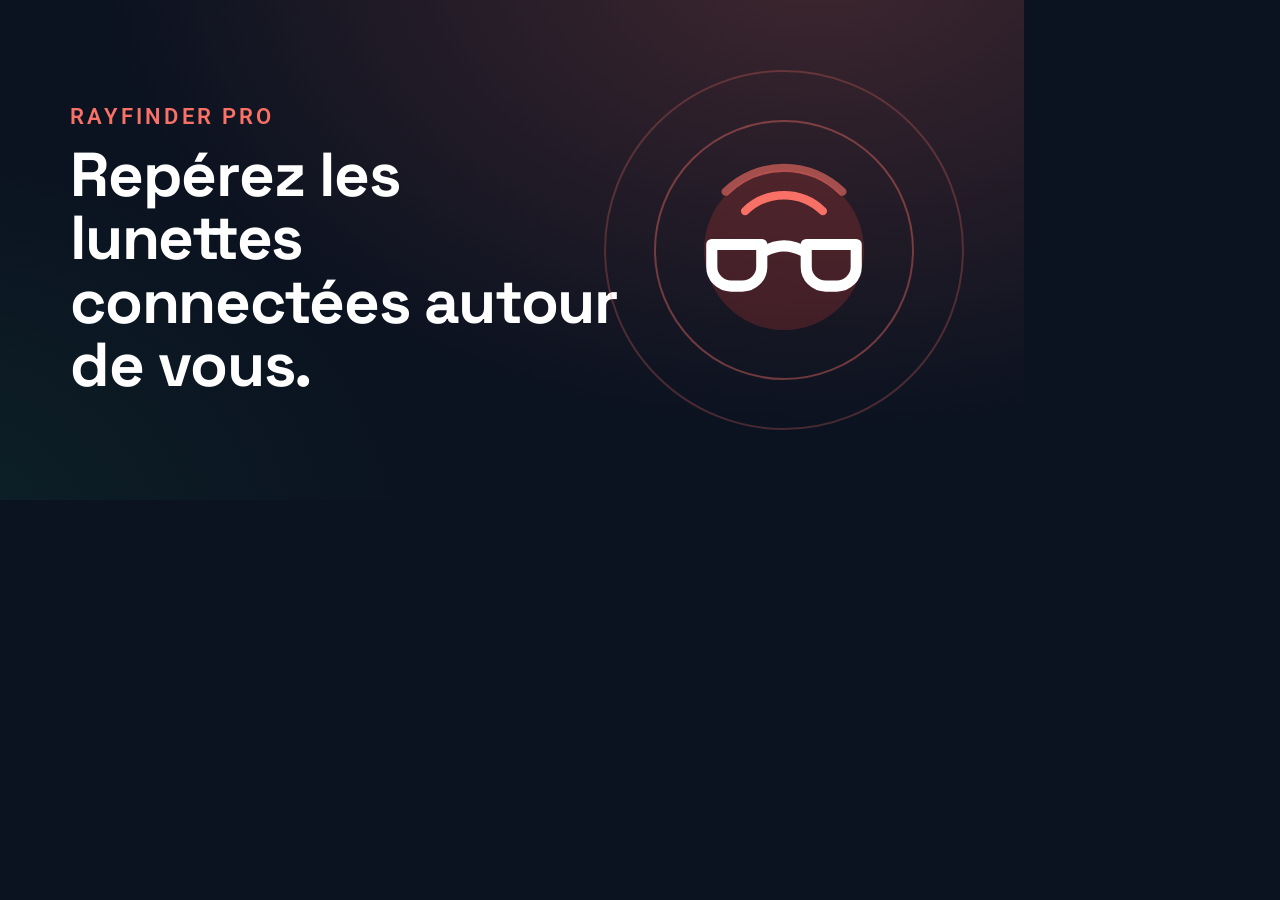
<file: play-store/src/feature-graphic.html>
<!doctype html><html><head><meta charset="utf-8"><link rel="stylesheet" href="common.css"><style>body{width:1024px;height:500px;position:relative}</style></head><body><div class="grain"></div>
<div style="position:absolute;left:70px;top:0;bottom:0;display:flex;flex-direction:column;justify-content:center;width:560px">
<div style="color:var(--coral);font-size:22px;font-weight:600;letter-spacing:.14em;text-transform:uppercase">RayFinder Pro</div>
<div class="display" style="font-size:62px;line-height:1.02;margin-top:14px">Repérez les lunettes connectées autour de vous.</div></div>
<div style="position:absolute;right:60px;top:50%;transform:translateY(-50%);width:360px;height:360px;display:flex;align-items:center;justify-content:center">
<div style="position:absolute;inset:0;border-radius:50%;border:2px solid rgba(249,112,102,.25)"></div>
<div style="position:absolute;inset:50px;border-radius:50%;border:2px solid rgba(249,112,102,.4)"></div>
<div style="position:absolute;inset:100px;border-radius:50%;background:rgba(240,68,56,.2)"></div>
<div style="position:relative;display:flex"><svg viewBox="0 0 108 108" width="300" height="300" xmlns="http://www.w3.org/2000/svg" fill="none">
<path stroke="#F97066" stroke-width="3" stroke-linecap="round" d="M40,40 A20,20 0 0,1 68,40"/>
<path stroke="#F97066" stroke-width="3" stroke-linecap="round" stroke-opacity=".6" d="M33,33 A30,30 0 0,1 75,33"/>
<path stroke="#fff" stroke-width="4" stroke-linejoin="round" d="M28,52 h18 v8 a7,7 0 0,1 -7,7 h-4 a7,7 0 0,1 -7,-7 z M62,52 h18 v8 a7,7 0 0,1 -7,7 h-4 a7,7 0 0,1 -7,-7 z M46,55 q8,-5 16,0"/></svg></div></div></body></html>
</file>
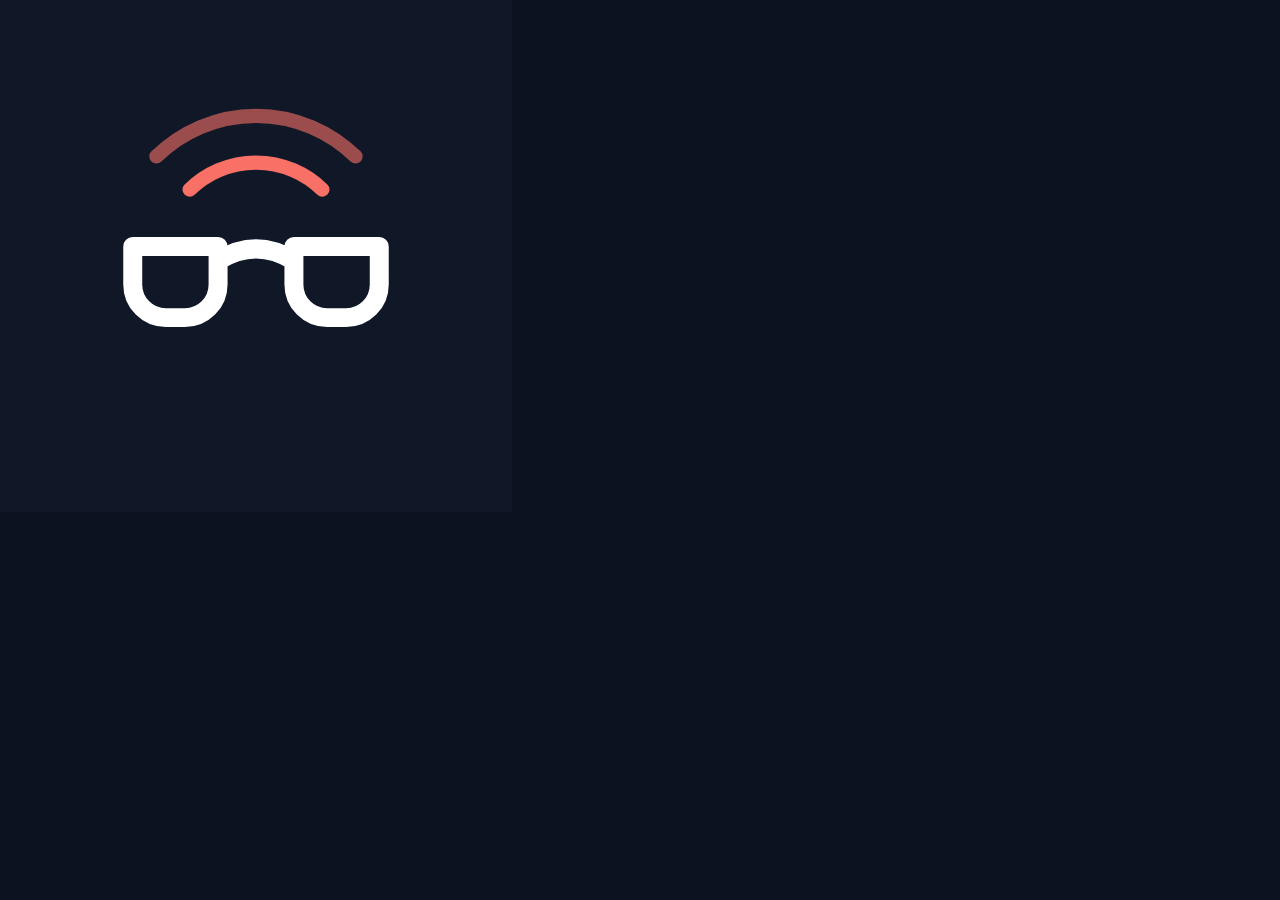
<file: play-store/src/icon.html>
<!doctype html><html><head><meta charset="utf-8"><link rel="stylesheet" href="common.css"><style>body{width:512px;height:512px;position:relative}</style></head><body><div style="position:absolute;inset:0;background:#101828;display:flex;align-items:center;justify-content:center"><svg viewBox="0 0 108 108" width="512" height="512" xmlns="http://www.w3.org/2000/svg" fill="none">
<path stroke="#F97066" stroke-width="3" stroke-linecap="round" d="M40,40 A20,20 0 0,1 68,40"/>
<path stroke="#F97066" stroke-width="3" stroke-linecap="round" stroke-opacity=".6" d="M33,33 A30,30 0 0,1 75,33"/>
<path stroke="#fff" stroke-width="4" stroke-linejoin="round" d="M28,52 h18 v8 a7,7 0 0,1 -7,7 h-4 a7,7 0 0,1 -7,-7 z M62,52 h18 v8 a7,7 0 0,1 -7,7 h-4 a7,7 0 0,1 -7,-7 z M46,55 q8,-5 16,0"/></svg></div></body></html>
</file>
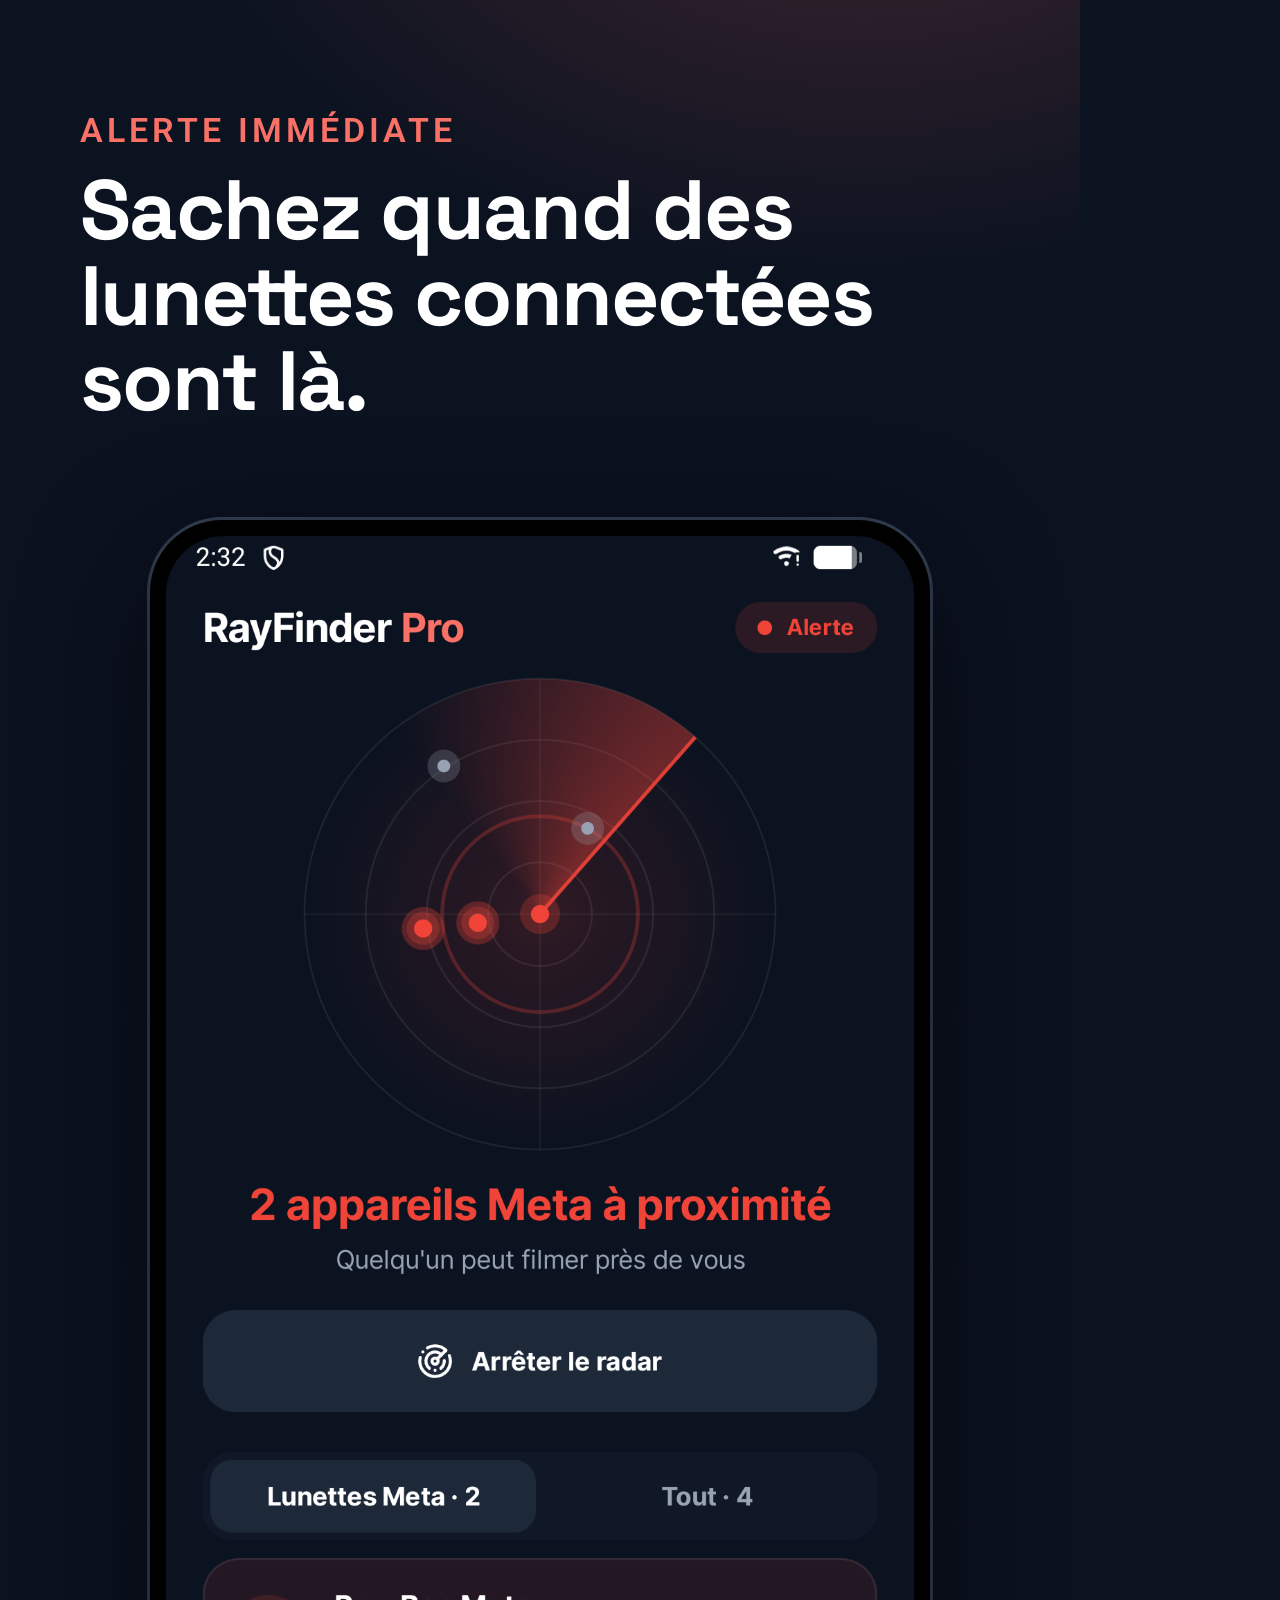
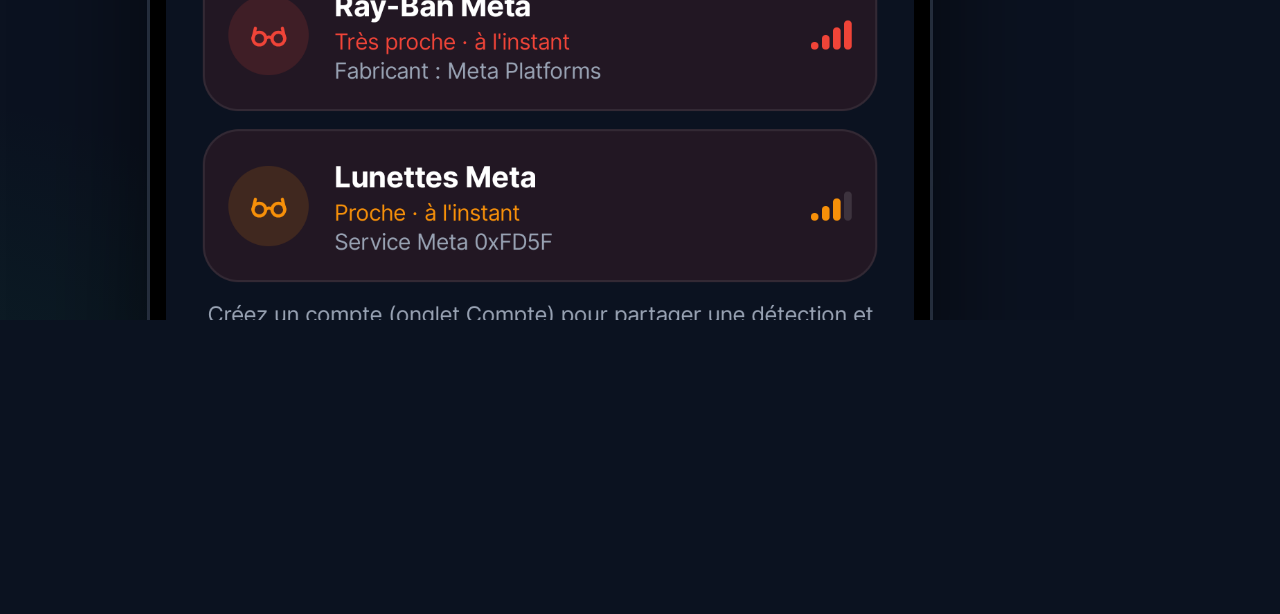
<file: play-store/src/screenshot-1.html>
<!doctype html><html><head><meta charset="utf-8"><link rel="stylesheet" href="common.css">
<style>body{width:1080px;height:1920px;position:relative}
.frame{position:absolute;left:150px;top:520px;width:780px;padding:16px;border-radius:72px;background:#000;box-shadow:0 40px 120px rgba(0,0,0,.6),0 0 0 3px #344054}
.frame img{display:block;width:100%;border-radius:58px}</style></head><body>
<div class="grain"></div>
<div style="position:absolute;top:110px;left:80px;right:80px">
<div style="color:var(--coral);font-size:34px;font-weight:600;letter-spacing:.12em;text-transform:uppercase">Alerte immédiate</div>
<div class="display" style="font-size:84px;line-height:1.02;margin-top:18px">Sachez quand des lunettes connectées sont là.</div></div>
<!-- Vraie capture de l'app (émulateur, mode démo des versions de debug) -->
<div class="frame"><img src="../raw/radar-alerte.png"></div>
</body></html>
</file>
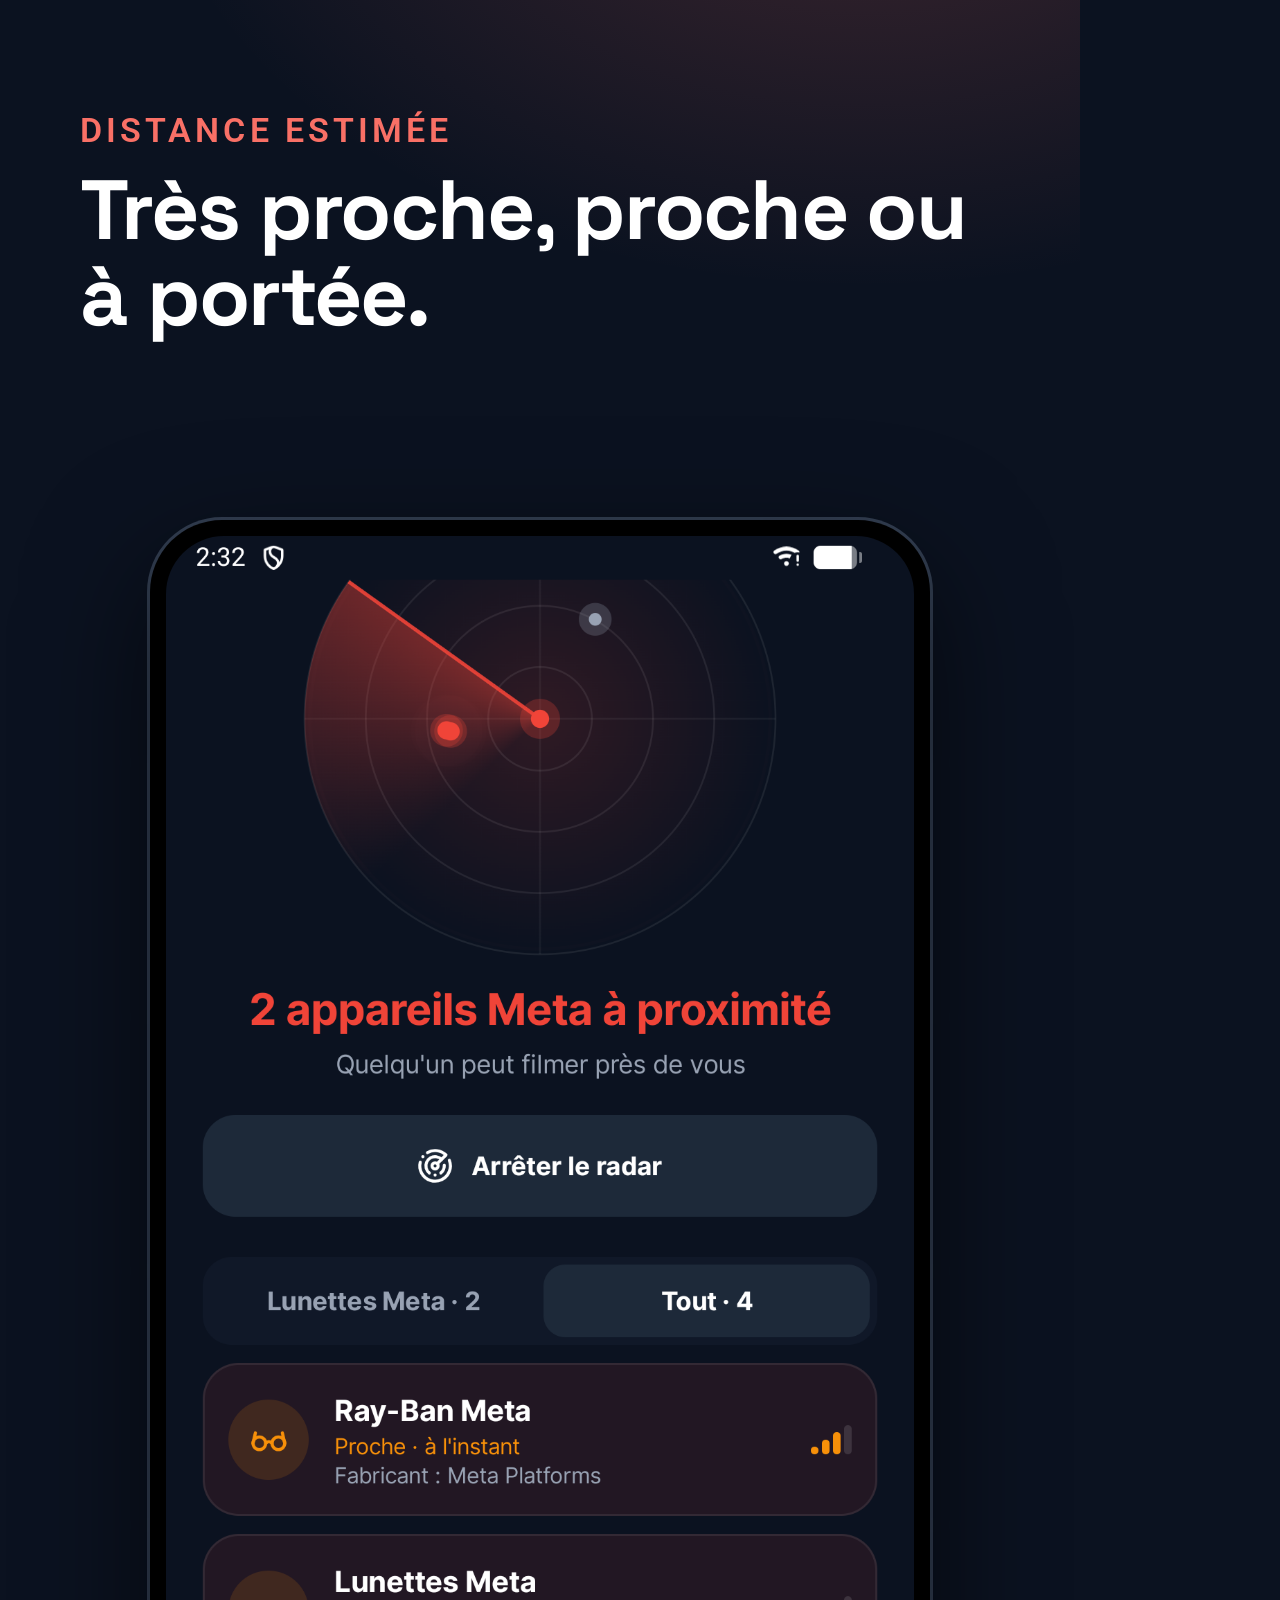
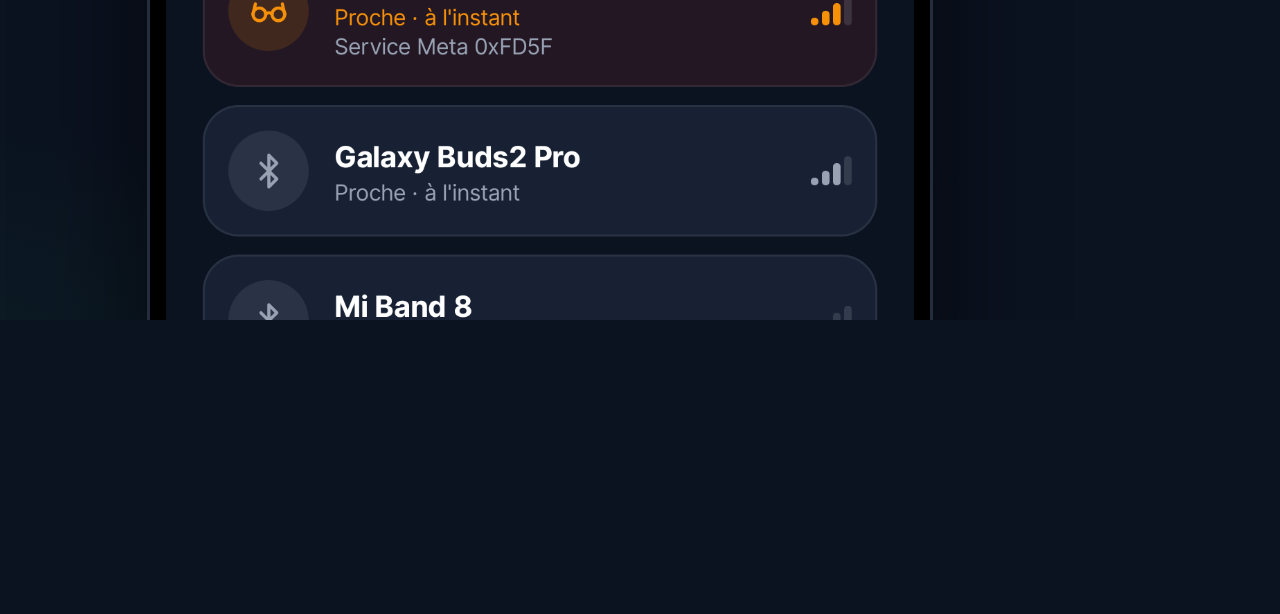
<file: play-store/src/screenshot-2.html>
<!doctype html><html><head><meta charset="utf-8"><link rel="stylesheet" href="common.css">
<style>body{width:1080px;height:1920px;position:relative}
.frame{position:absolute;left:150px;top:520px;width:780px;padding:16px;border-radius:72px;background:#000;box-shadow:0 40px 120px rgba(0,0,0,.6),0 0 0 3px #344054}
.frame img{display:block;width:100%;border-radius:58px}</style></head><body>
<div class="grain"></div>
<div style="position:absolute;top:110px;left:80px;right:80px">
<div style="color:var(--coral);font-size:34px;font-weight:600;letter-spacing:.12em;text-transform:uppercase">Distance estimée</div>
<div class="display" style="font-size:84px;line-height:1.02;margin-top:18px">Très proche, proche ou à portée.</div></div>
<!-- Vraie capture de l'app (émulateur, mode démo des versions de debug) -->
<div class="frame"><img src="../raw/radar-liste.png"></div>
</body></html>
</file>
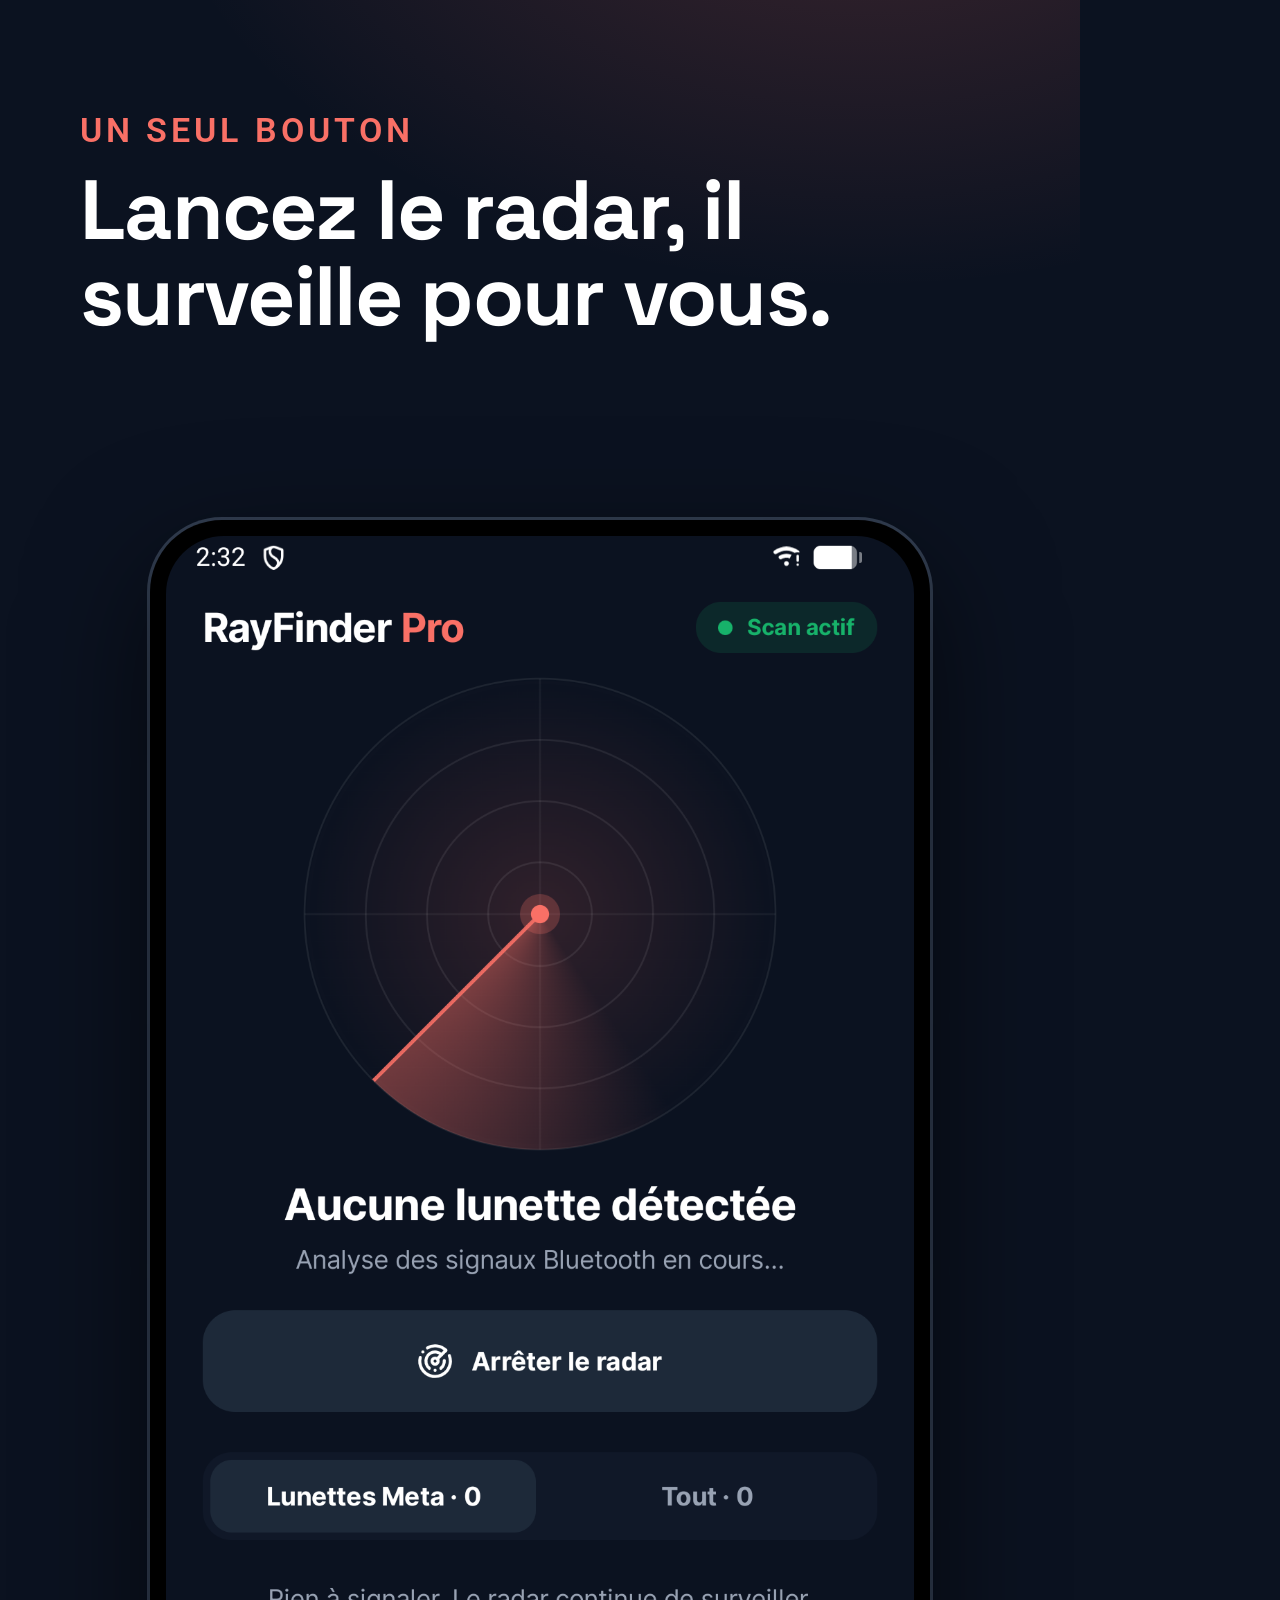
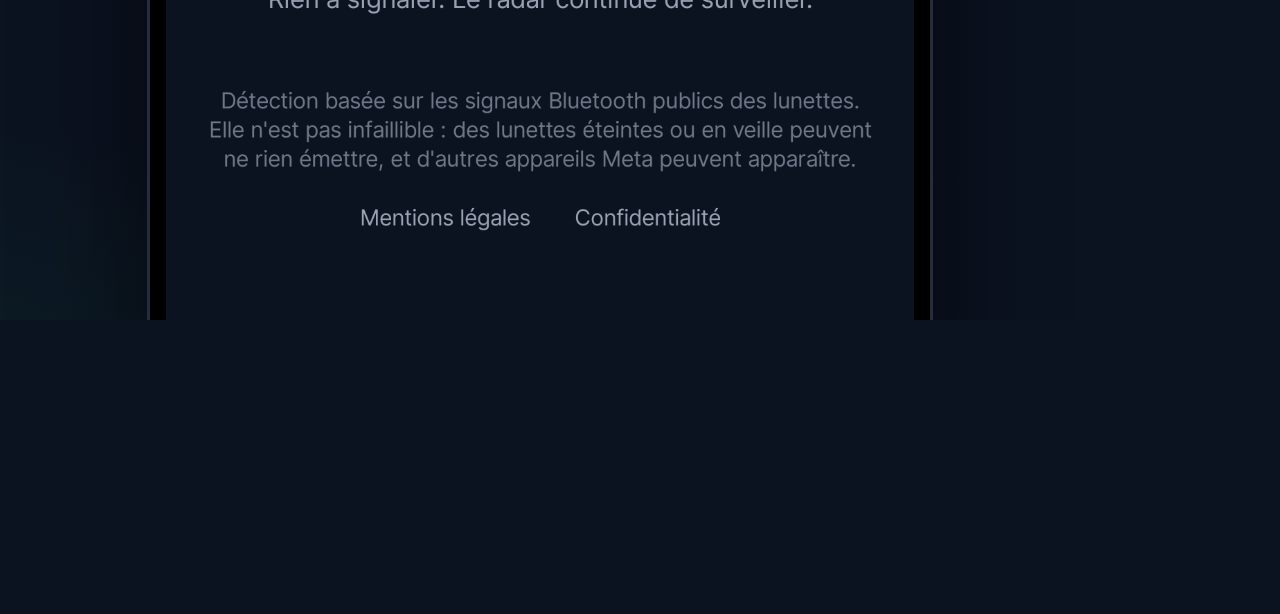
<file: play-store/src/screenshot-3.html>
<!doctype html><html><head><meta charset="utf-8"><link rel="stylesheet" href="common.css">
<style>body{width:1080px;height:1920px;position:relative}
.frame{position:absolute;left:150px;top:520px;width:780px;padding:16px;border-radius:72px;background:#000;box-shadow:0 40px 120px rgba(0,0,0,.6),0 0 0 3px #344054}
.frame img{display:block;width:100%;border-radius:58px}</style></head><body>
<div class="grain"></div>
<div style="position:absolute;top:110px;left:80px;right:80px">
<div style="color:var(--coral);font-size:34px;font-weight:600;letter-spacing:.12em;text-transform:uppercase">Un seul bouton</div>
<div class="display" style="font-size:84px;line-height:1.02;margin-top:18px">Lancez le radar, il surveille pour vous.</div></div>
<!-- Vraie capture de l'app (émulateur, mode démo des versions de debug) -->
<div class="frame"><img src="../raw/radar-scan.png"></div>
</body></html>
</file>
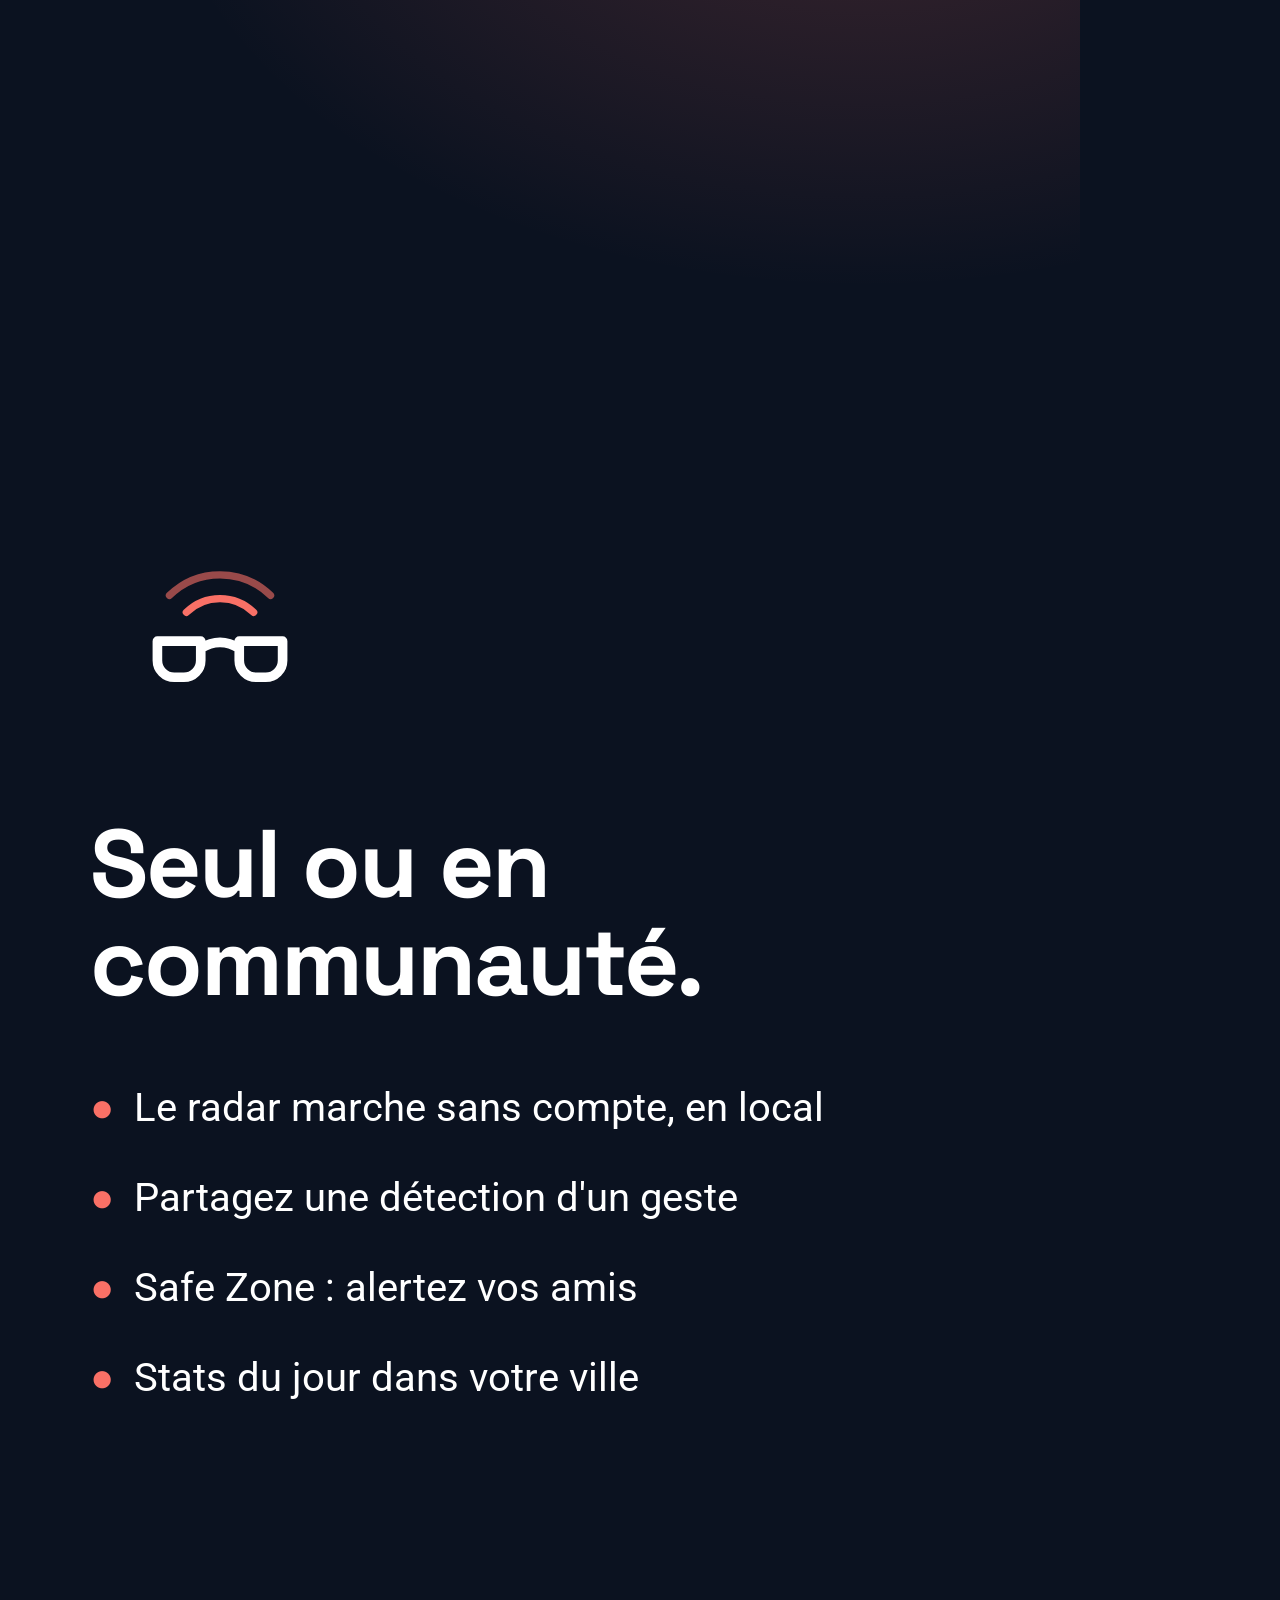
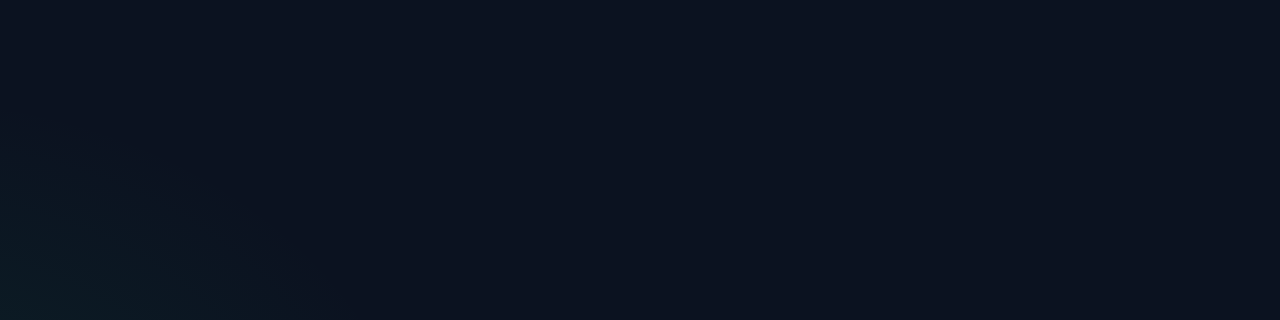
<file: play-store/src/screenshot-4.html>
<!doctype html><html><head><meta charset="utf-8"><link rel="stylesheet" href="common.css"><style>body{width:1080px;height:1920px;position:relative}</style></head><body><div class="grain"></div>
<div style="position:absolute;inset:0;display:flex;flex-direction:column;justify-content:center;padding:0 90px">
<svg viewBox="0 0 108 108" width="260" height="260" xmlns="http://www.w3.org/2000/svg" fill="none">
<path stroke="#F97066" stroke-width="3" stroke-linecap="round" d="M40,40 A20,20 0 0,1 68,40"/>
<path stroke="#F97066" stroke-width="3" stroke-linecap="round" stroke-opacity=".6" d="M33,33 A30,30 0 0,1 75,33"/>
<path stroke="#fff" stroke-width="4" stroke-linejoin="round" d="M28,52 h18 v8 a7,7 0 0,1 -7,7 h-4 a7,7 0 0,1 -7,-7 z M62,52 h18 v8 a7,7 0 0,1 -7,7 h-4 a7,7 0 0,1 -7,-7 z M46,55 q8,-5 16,0"/></svg>
<div class="display" style="font-size:96px;line-height:1.02;margin-top:40px">Seul ou en communauté.</div>
<div style="margin-top:70px;display:flex;flex-direction:column;gap:38px;font-size:40px;line-height:1.3">
<div><span style="color:var(--coral)">●</span>&nbsp; Le radar marche sans compte, en local</div>
<div><span style="color:var(--coral)">●</span>&nbsp; Partagez une détection d'un geste</div>
<div><span style="color:var(--coral)">●</span>&nbsp; Safe Zone : alertez vos amis</div>
<div><span style="color:var(--coral)">●</span>&nbsp; Stats du jour dans votre ville</div></div></div></body></html>
</file>
<file: play-store/src/common.css>
@import url('https://fonts.googleapis.com/css2?family=Roboto:wght@400;500;600;700&family=Space+Grotesk:wght@600;700&display=block');
:root{--navy:#0B1220;--surface:#101828;--card:#1D2939;--coral:#F97066;--red:#F04438;--green:#17B26A;--muted:#98A2B3;--outline:#475467;--orange:#DC6803}
*{box-sizing:border-box;margin:0;padding:0}
html,body{background:var(--navy);color:#fff;font-family:Roboto,sans-serif;overflow:hidden}
.display{font-family:'Space Grotesk',sans-serif;font-weight:700;letter-spacing:-0.02em}
.grain{position:absolute;inset:0;pointer-events:none;background:
 radial-gradient(1200px 800px at 80% -10%,rgba(249,112,102,.22),transparent 60%),
 radial-gradient(900px 700px at -10% 110%,rgba(23,178,106,.10),transparent 60%)}
/* écran du téléphone, en dp (360 de large) */
.phone{position:absolute;background:#000;border-radius:64px;padding:18px;box-shadow:0 40px 120px rgba(0,0,0,.6),0 0 0 3px #344054}
.screen{width:360px;height:760px;background:var(--navy);border-radius:22px;overflow:hidden;position:relative;transform-origin:top left}
.sb{height:28px;display:flex;justify-content:space-between;align-items:center;padding:0 18px;font-size:12px;font-weight:500}
.app{padding:0 16px;display:flex;flex-direction:column;align-items:center}
.badge{margin-top:24px;width:140px;height:140px;border-radius:50%;display:flex;align-items:center;justify-content:center}
.badge>div{width:88px;height:88px;border-radius:50%;display:flex;align-items:center;justify-content:center;font-size:32px;color:#fff;font-weight:700}
.h{margin-top:16px;font-size:24px;font-weight:700;text-align:center;line-height:32px}
.sub{font-size:14px;color:var(--muted);margin-top:2px}
.btn{margin-top:16px;width:100%;height:40px;border-radius:20px;background:var(--coral);color:#101828;font-weight:500;font-size:14px;display:flex;align-items:center;justify-content:center}
.row{width:100%;display:flex;align-items:center;justify-content:space-between;padding:8px 0;font-size:16px}
.sw{width:52px;height:32px;border-radius:16px;border:2px solid var(--outline);background:var(--card);position:relative}
.sw:after{content:'';position:absolute;left:6px;top:6px;width:16px;height:16px;border-radius:50%;background:var(--outline)}
.card{width:100%;border-radius:12px;background:var(--card);padding:16px;margin-bottom:8px;font-size:14px}
.card.meta{background:rgba(240,68,56,.16)}
.card b{font-weight:600;font-size:16px;display:block}
.small{font-size:12px;color:var(--muted)}
.reason{font-size:12px;color:var(--red)}
.line{display:flex;justify-content:space-between;margin-top:4px}
</file>
